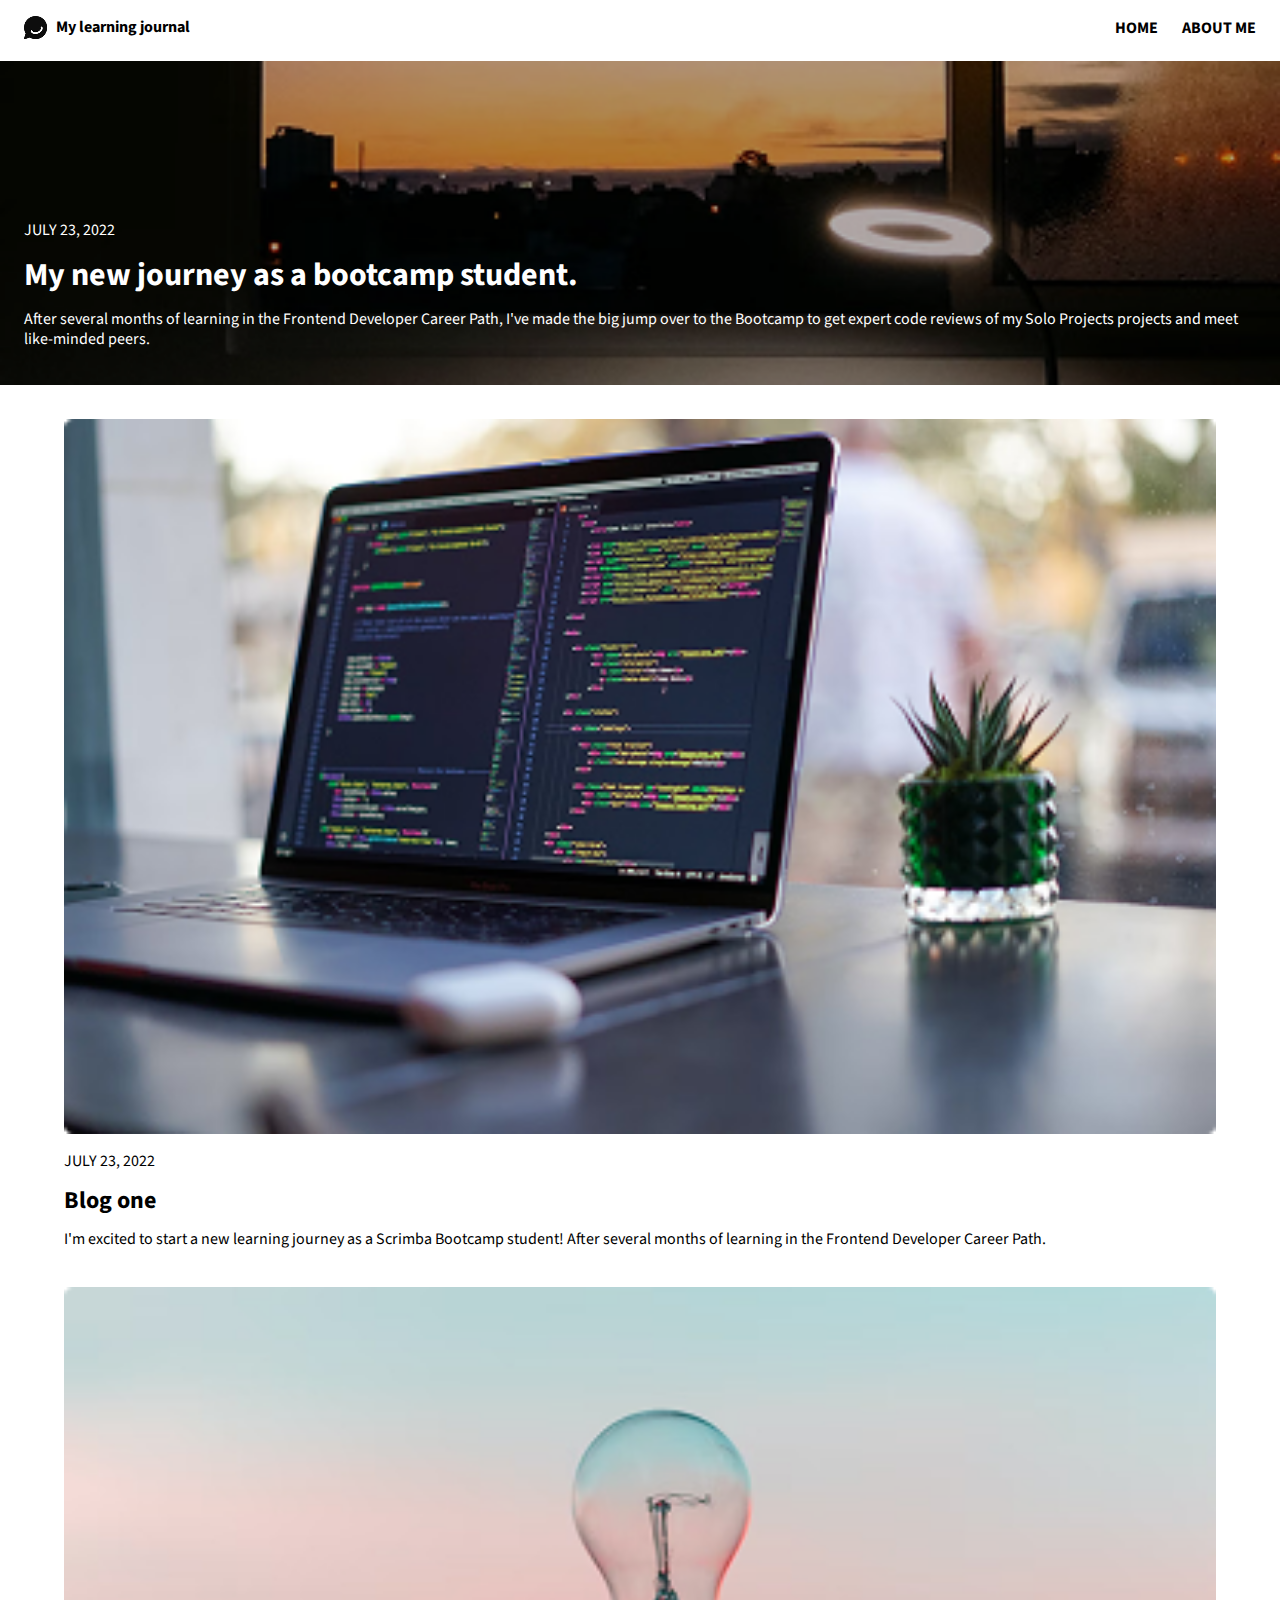
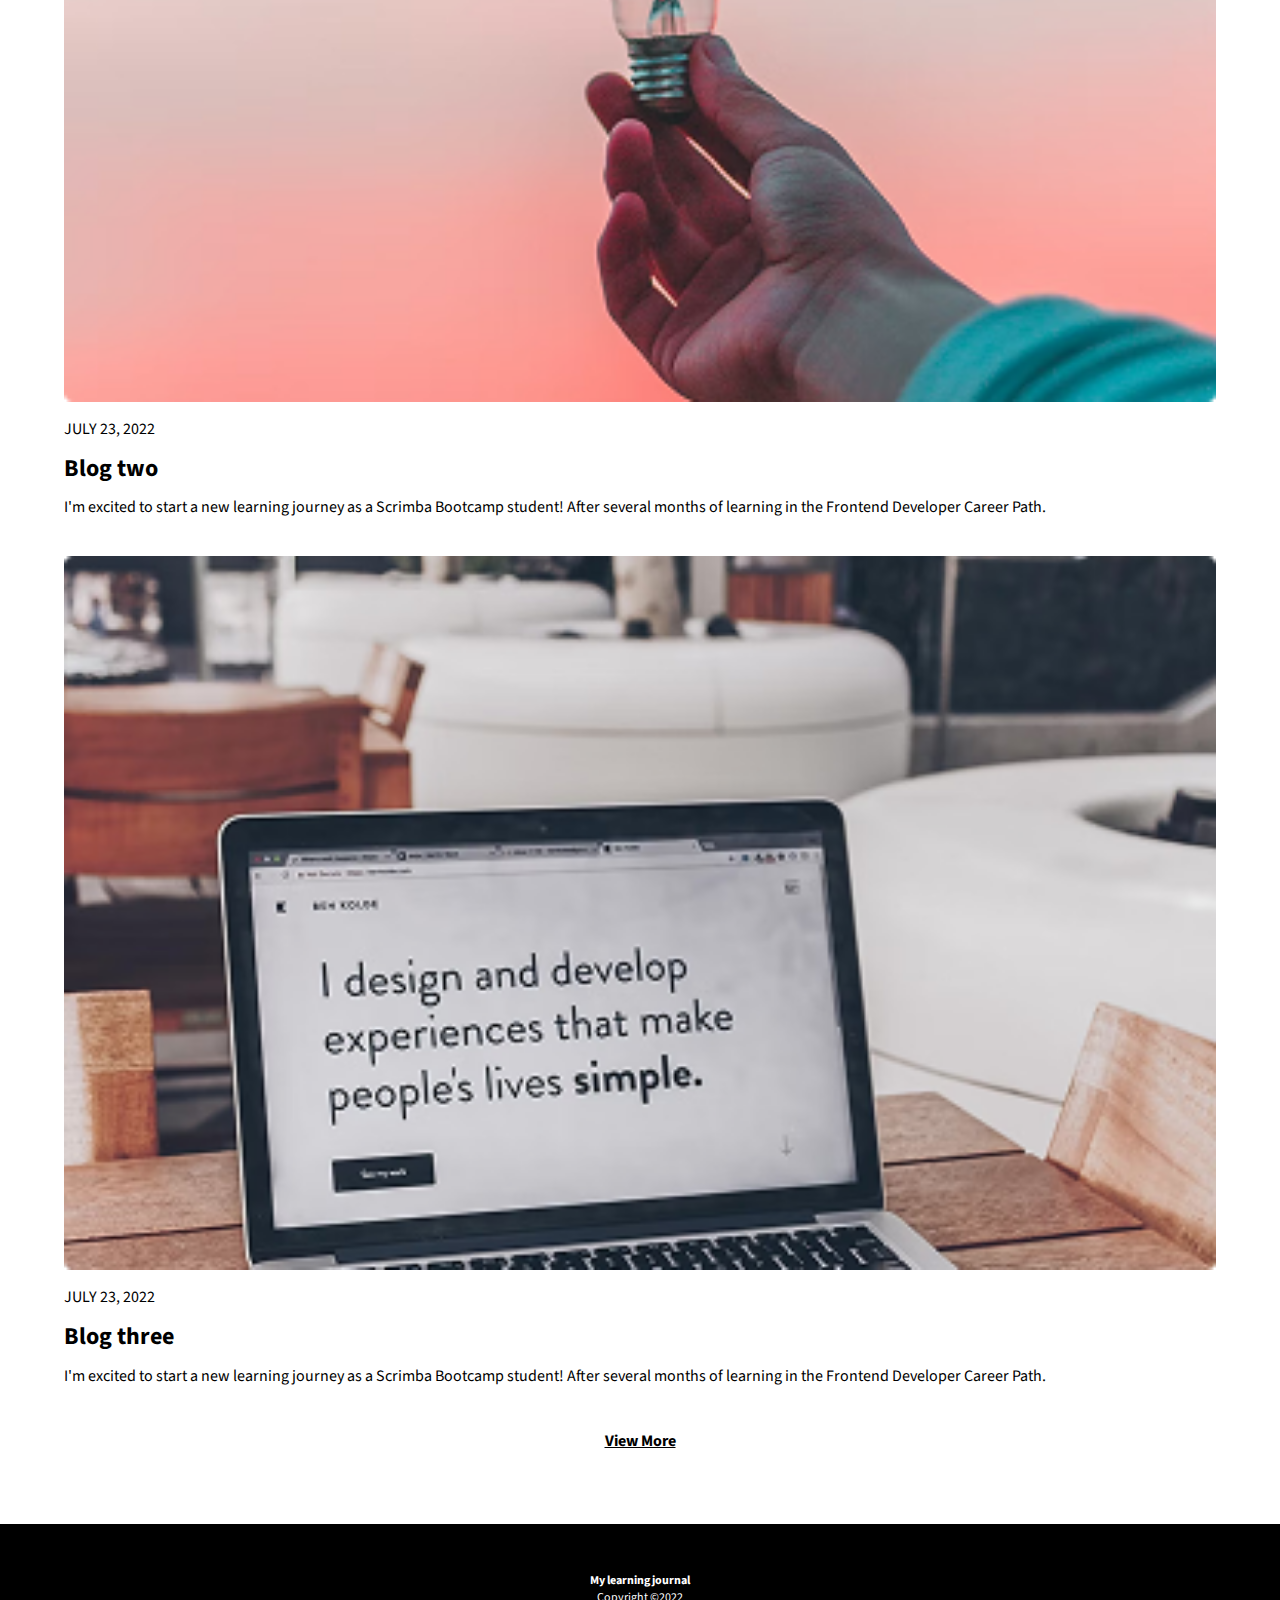
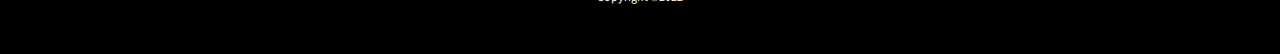
<file: index.html>
<!DOCTYPE html>
<html>
    <head>
        <title>My learning journal</title>
        <link href="style.css" rel="stylesheet">
        <meta name="viewport" content="width=device-width, initial-scale=1" />
        <link rel="preconnect" href="https://fonts.googleapis.com">
        <link rel="preconnect" href="https://fonts.gstatic.com" crossorigin>
        <link href="https://fonts.googleapis.com/css2?family=Roboto:ital,wght@0,100..900;1,100..900&family=Source+Sans+3:ital,wght@0,200..900;1,200..900&display=swap" rel="stylesheet">
    </head>
    <body>
        <header>
            <div class="logo-section">
                <img src="img/logo.png" class="logo">
                <p>My learning journal</p>
            </div>
            <div class="menu">
                <p><a href="index.html">HOME</a></p>
                <p><a href=aboutMe.html>ABOUT ME</a></p>
            </div>
        </header>
        <main>
            <div class="grid-container">
                <div class="grid-item hero-article">
                    <div class="article-text hero-content">
                        <p>JULY 23, 2022</p>
                        <h1><a href="headerArticle.html">My new journey as a bootcamp student.</a></h1>
                        <p class="content">
                            After several months of learning in the Frontend Developer Career Path, I've made the big jump over to the Bootcamp to get expert code reviews of my Solo Projects projects and meet like-minded peers.
                        </p>
                    </div>
                </div>
                <div class="grid-item">
                    <img src="img/article1.png" class="article-img">
                    <div class="article-text">
                        <p>JULY 23, 2022</p>
                        <h2>Blog one</h2>
                        <p class="content">
                            I'm excited to start a new learning journey as a Scrimba Bootcamp student! After several months of learning in the Frontend Developer Career Path.
                        </p>
                    </div>
                </div>
                <div class="grid-item">
                    <img src="img/article2.png" class="article-img">
                    <div class="article-text">
                        <p>JULY 23, 2022</p>
                        <h2>Blog two</h2>
                        <p class="content">
                            I'm excited to start a new learning journey as a Scrimba Bootcamp student! After several months of learning in the Frontend Developer Career Path.
                        </p>
                    </div>
                </div>
                <div class="grid-item">
                    <img src="img/article3.png" class="article-img">
                    <div class="article-text">
                        <p>JULY 23, 2022</p>
                        <h2>Blog three</h2>
                        <p class="content">
                            I'm excited to start a new learning journey as a Scrimba Bootcamp student! After several months of learning in the Frontend Developer Career Path.
                        </p>
                    </div>
                </div>
                <p class="view-more">View More</p>
            </div>
        </main>
        <footer>
            <p><strong>My learning journal</strong></p>
            <p>Copyright ©2022</p>
        </footer>
    </body>
</html>
</file>
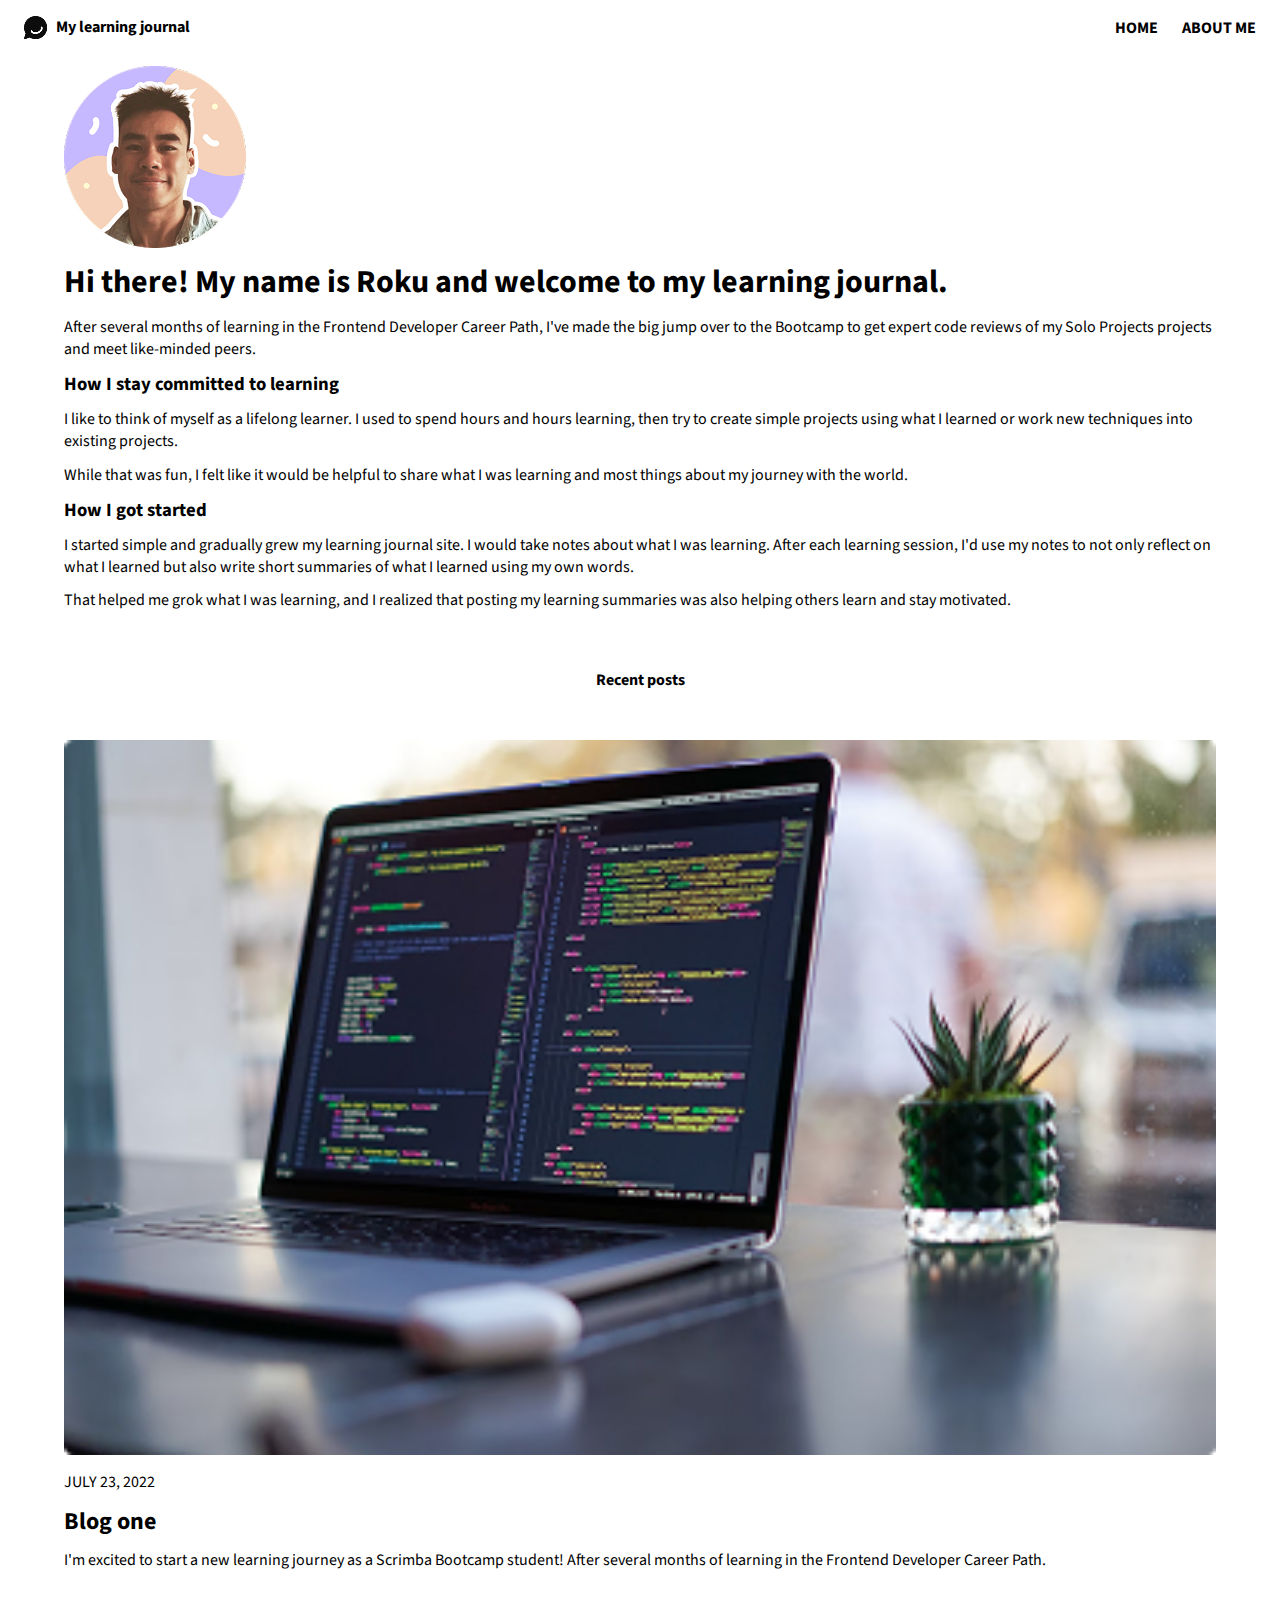
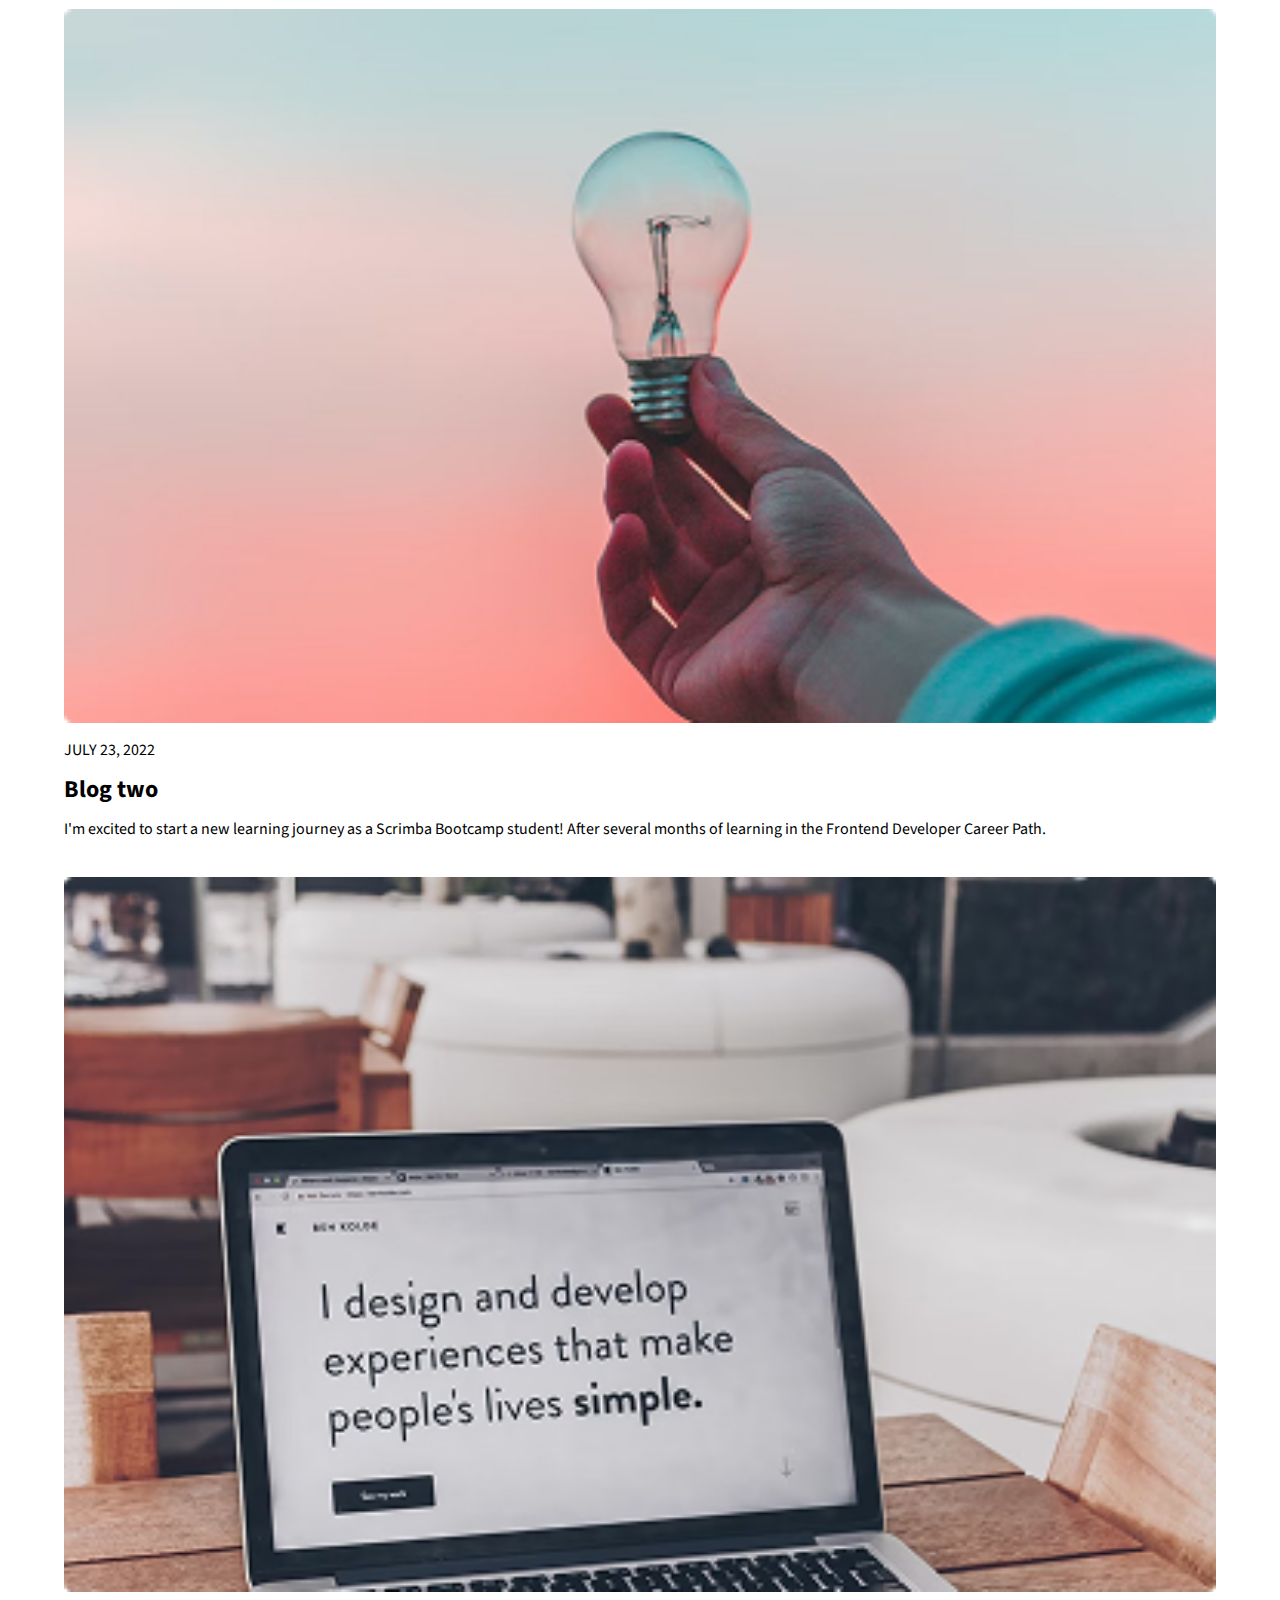
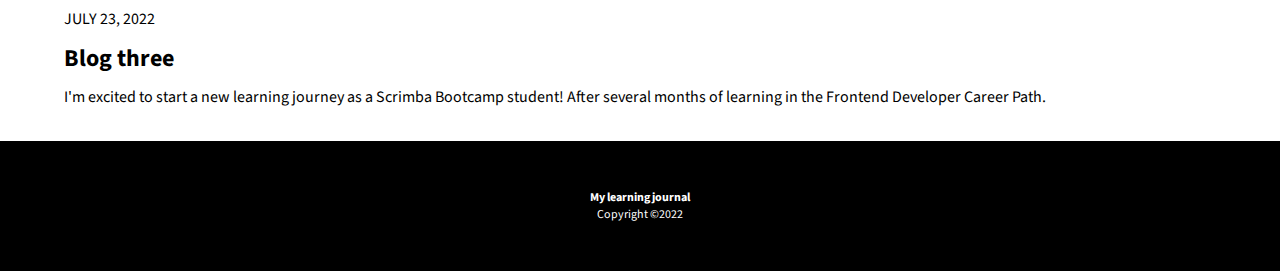
<file: aboutMe.html>
<!DOCTYPE html>
<html>
    <head>
        <title>My learning journal</title>
        <link href="style.css" rel="stylesheet">
        <meta name="viewport" content="width=device-width, initial-scale=1" />
        <link rel="preconnect" href="https://fonts.googleapis.com">
        <link rel="preconnect" href="https://fonts.gstatic.com" crossorigin>
        <link href="https://fonts.googleapis.com/css2?family=Roboto:ital,wght@0,100..900;1,100..900&family=Source+Sans+3:ital,wght@0,200..900;1,200..900&display=swap" rel="stylesheet">
    </head>
    <body>
        <header>
            <div class="logo-section">
                <img src="img/logo.png" class="logo">
                <p>My learning journal</p>
            </div>
            <div class="menu">
                <p><a href="index.html">HOME</a></p>
                <p><a href=aboutMe.html>ABOUT ME</a></p>
            </div>
        </header>
        <main>
            <div class="grid-container">
                <div class="grid-item">
                    <div class="article-text">
                        <img src="img/me.png" class="my-photo">
                        <h1>Hi there! My name is Roku and welcome to my learning journal.</h1>
                        <p>
                            After several months of learning in the Frontend Developer Career Path, I've made the big jump over to the Bootcamp to get expert code reviews of my Solo Projects projects and meet like-minded peers.
                        </p>
                        <h3>How I stay committed to learning</h3>
                        <p>
                        I like to think of myself as a lifelong learner. I used to spend hours and hours learning, then try to create simple projects using what I learned or work new techniques into existing projects. 
                        </p>
                        <p>
                            While that was fun, I felt like it would be helpful to share what I was learning and most things about my journey with the world.
                        </p>
                        <h3>How I got started</h3>
                        <p>
                            I started simple and gradually grew my learning journal site. I would take notes about what I was learning. After each learning session, I'd use my notes to not only reflect on what I learned but also write short summaries of what I learned using my own words.
                        </p>
                        <p>
                            That helped me grok what I was learning, and I realized that posting my learning summaries was also helping others learn and stay motivated.
                        </p>
                    </div>
                </div>
            </div>
            <p class="recent-posts">Recent posts</p>
             <div class="grid-container">
                <div class="grid-item">
                    <img src="img/article1.png" class="article-img">
                    <div class="article-text">
                        <p>JULY 23, 2022</p>
                        <h2>Blog one</h2>
                        <p class="content">
                            I'm excited to start a new learning journey as a Scrimba Bootcamp student! After several months of learning in the Frontend Developer Career Path.
                        </p>
                    </div>
                </div>
                <div class="grid-item">
                    <img src="img/article2.png" class="article-img">
                    <div class="article-text">
                        <p>JULY 23, 2022</p>
                        <h2>Blog two</h2>
                        <p class="content">
                            I'm excited to start a new learning journey as a Scrimba Bootcamp student! After several months of learning in the Frontend Developer Career Path.
                        </p>
                    </div>
                </div>
                <div class="grid-item">
                    <img src="img/article3.png" class="article-img">
                    <div class="article-text">
                        <p>JULY 23, 2022</p>
                        <h2>Blog three</h2>
                        <p class="content">
                            I'm excited to start a new learning journey as a Scrimba Bootcamp student! After several months of learning in the Frontend Developer Career Path.
                        </p>
                    </div>
                </div>
             </div>
        </main>
        <footer>
            <p><strong>My learning journal</strong></p>
            <p>Copyright ©2022</p>
        </footer>
    </body>
</html>
</file>
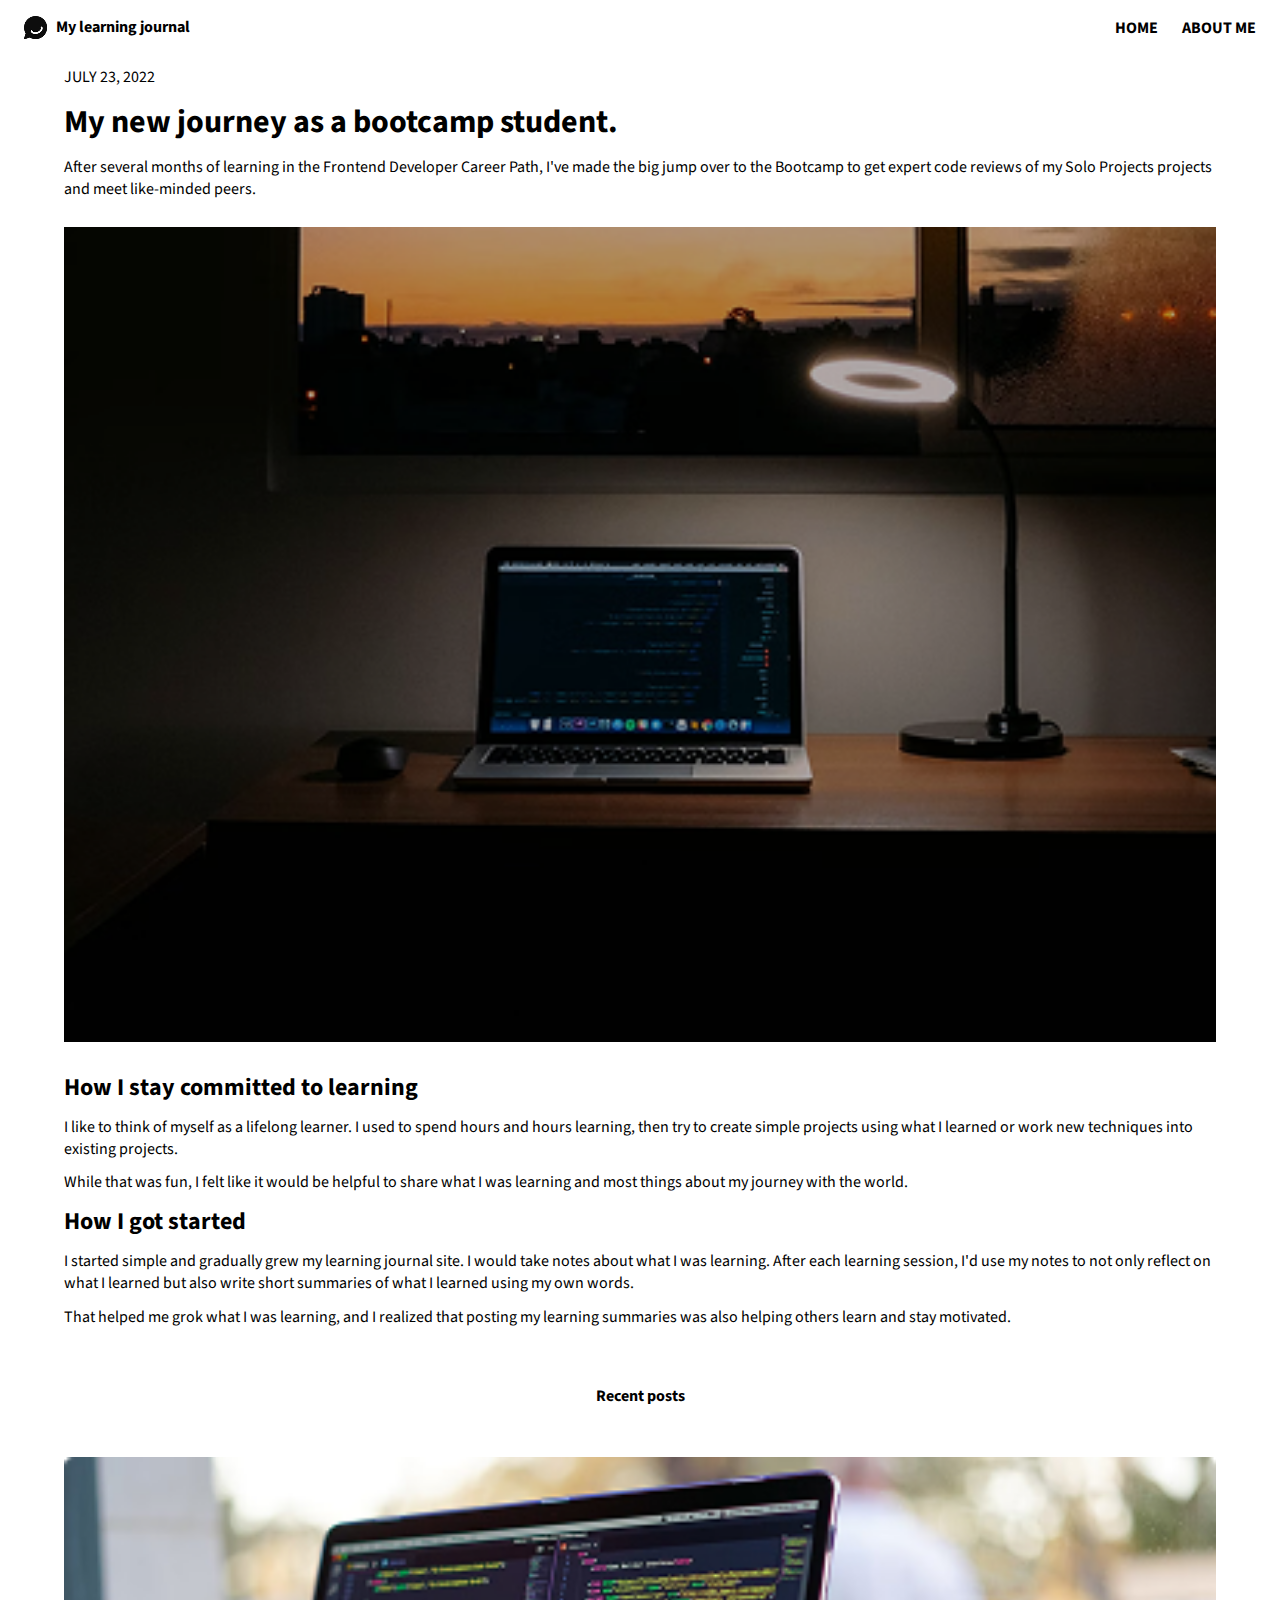
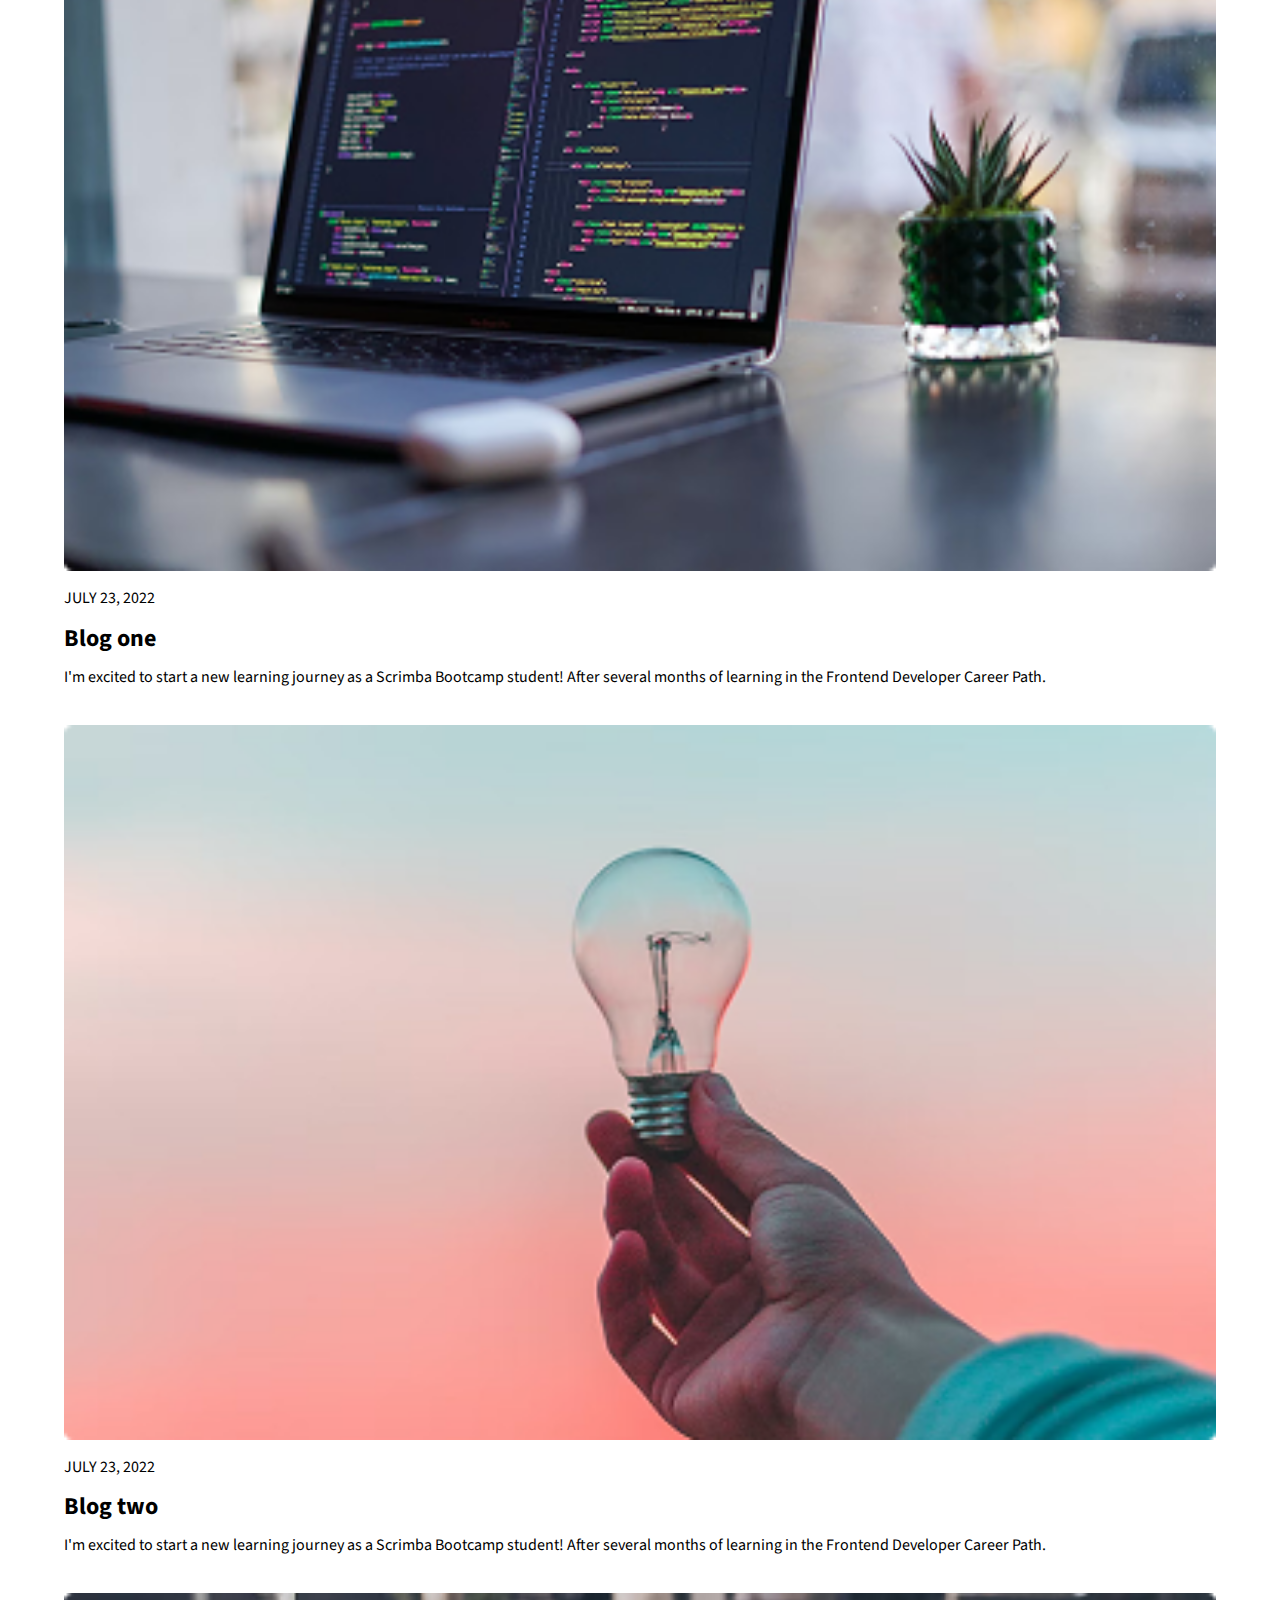
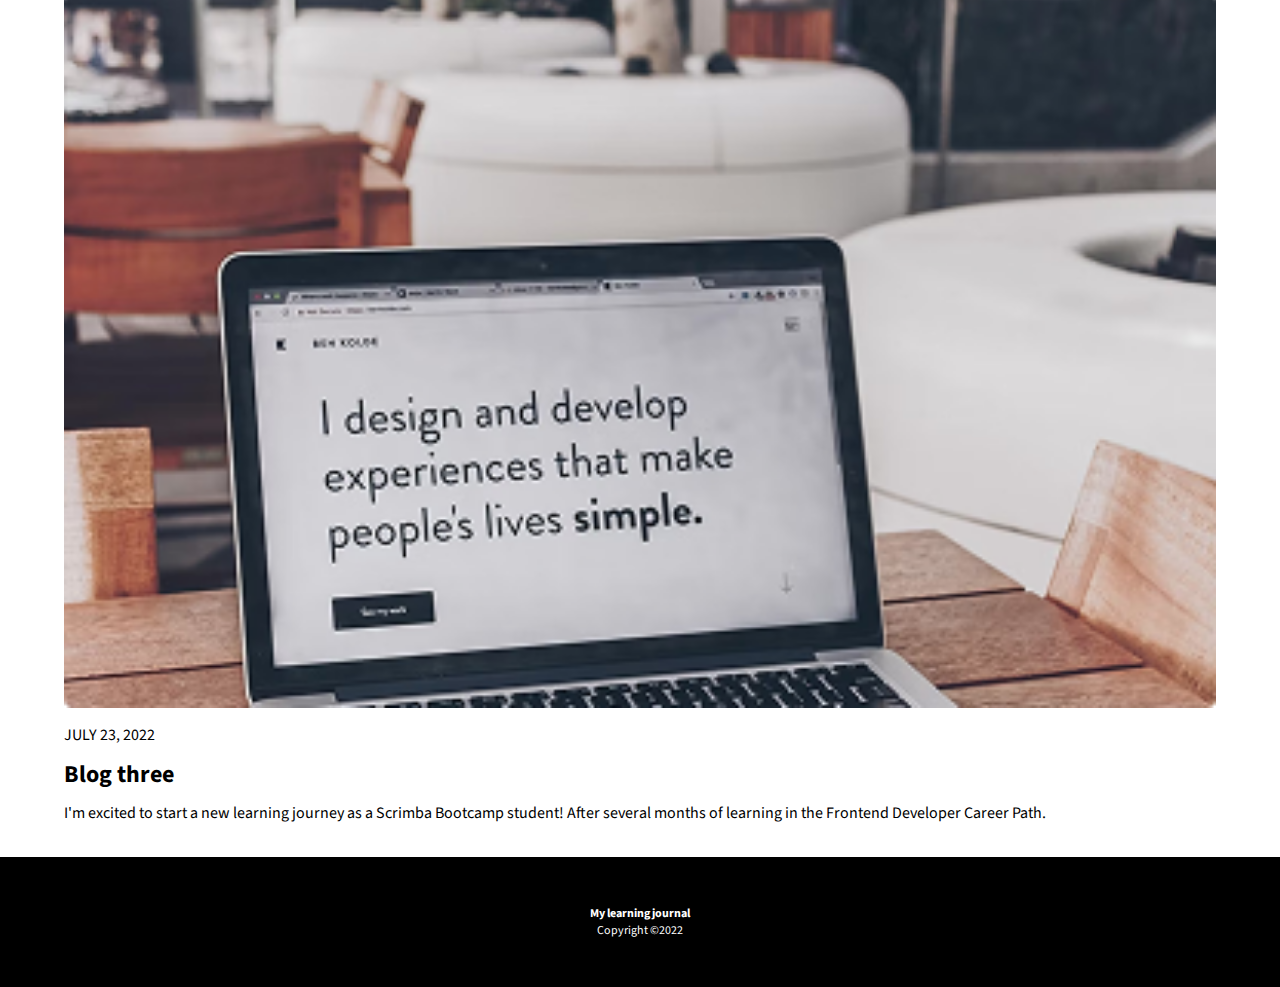
<file: headerArticle.html>
<!DOCTYPE html>
<html>
    <head>
        <title>My learning journal</title>
        <link href="style.css" rel="stylesheet">
        <meta name="viewport" content="width=device-width, initial-scale=1" />
        <link rel="preconnect" href="https://fonts.googleapis.com">
        <link rel="preconnect" href="https://fonts.gstatic.com" crossorigin>
        <link href="https://fonts.googleapis.com/css2?family=Roboto:ital,wght@0,100..900;1,100..900&family=Source+Sans+3:ital,wght@0,200..900;1,200..900&display=swap" rel="stylesheet">
    </head>
    <body>
        <header>
            <div class="logo-section">
                <img src="img/logo.png" class="logo">
                <p>My learning journal</p>
            </div>
            <div class="menu">
                <p><a href="index.html">HOME</a></p>
                <p><a href=aboutMe.html>ABOUT ME</a></p>
            </div>
        </header>
        <main>
             <div class="grid-container">
                <div class="grid-item">
                    <div class="article-text">
                        <p>JULY 23, 2022</p>
                        <h1>My new journey as a bootcamp student.</h1>
                        <p>
                            After several months of learning in the Frontend Developer Career Path, I've made the big jump over to the Bootcamp to get expert code reviews of my Solo Projects projects and meet like-minded peers.
                        </p>
                        <img src="img/header-article.png" class="article-img">
                        <h2>How I stay committed to learning</h2>
                        <p>
                        I like to think of myself as a lifelong learner. I used to spend hours and hours learning, then try to create simple projects using what I learned or work new techniques into existing projects. 
                        </p>
                        <p>
                            While that was fun, I felt like it would be helpful to share what I was learning and most things about my journey with the world.
                        </p>
                        <h2>How I got started</h2>
                        <p>
                            I started simple and gradually grew my learning journal site. I would take notes about what I was learning. After each learning session, I'd use my notes to not only reflect on what I learned but also write short summaries of what I learned using my own words.
                        </p>
                        <p>
                            That helped me grok what I was learning, and I realized that posting my learning summaries was also helping others learn and stay motivated.
                        </p>
                    </div>
                </div>
             </div>
             <p class="recent-posts">Recent posts</p>
             <div class="grid-container">
                <div class="grid-item">
                    <img src="img/article1.png" class="article-img">
                    <div class="article-text">
                        <p>JULY 23, 2022</p>
                        <h2>Blog one</h2>
                        <p class="content">
                            I'm excited to start a new learning journey as a Scrimba Bootcamp student! After several months of learning in the Frontend Developer Career Path.
                        </p>
                    </div>
                </div>
                <div class="grid-item">
                    <img src="img/article2.png" class="article-img">
                    <div class="article-text">
                        <p>JULY 23, 2022</p>
                        <h2>Blog two</h2>
                        <p class="content">
                            I'm excited to start a new learning journey as a Scrimba Bootcamp student! After several months of learning in the Frontend Developer Career Path.
                        </p>
                    </div>
                </div>
                <div class="grid-item">
                    <img src="img/article3.png" class="article-img">
                    <div class="article-text">
                        <p>JULY 23, 2022</p>
                        <h2>Blog three</h2>
                        <p class="content">
                            I'm excited to start a new learning journey as a Scrimba Bootcamp student! After several months of learning in the Frontend Developer Career Path.
                        </p>
                    </div>
                </div>
             </div>
        </main>
        <footer>
            <p><strong>My learning journal</strong></p>
            <p>Copyright ©2022</p>
        </footer>
    </body>
</html>
</file>
<file: style.css>
/* DEFAULT SETTINGS*/

* {
    margin: 0;
    font-family: "Source Sans 3", sans-serif;
}

/*HEADER SECTION*/

header, .logo-section, .menu {
    display: flex;
}

header {
    padding:1em 1.5em;
    justify-content: space-between;
    align-items: center;
}

.logo-section {
    gap: .5em;
    font-family: "Roboto", sans-serif;
    font-weight: bold;
}

.menu {
    gap: 1.5em;
    font-weight: bold;
}

/*MAIN*/

.grid-container {
    margin-bottom: 1.5em;
    display: grid;
    grid-template-columns: 1fr;
    gap: .2em;
}

.grid-item{
    margin: .3em auto;
    padding: .3em 0;
    width: 90%;
}

.hero-article{
    width: 100%;
    background-image: url(img/header-article.png);
    background-size: cover;
    color: white;
    height: 35vh;
}

.hero-content {
    margin: 0 1.5em;
    justify-content: flex-end;
    height: 90%;
}

.article-img {
    display: block;
    width: 100%;
    margin: 1em auto;
}

.article-text, .hero-content {
    display: flex;
    flex-direction: column;
    gap: .7em;
}

.content {
    line-height: 1.25;
}

.view-more {
    margin: 2em 0 3em;
    text-align: center;
    text-decoration: underline;
    font-weight: bold;
    cursor: pointer;
}

/*FOOTER*/

footer {
    padding: 4em 0;
    font-size: 0.75rem;
    text-align: center;
    background-color: black;
    color: white;
}

/*LINKS*/

a {
    text-decoration: none;
    color: black;
}

h1 a{
    color: white;
}

.recent-posts {
    margin: 3em 0 1.5em;
    text-align: center;
    font-weight: bold;
}

/*ABOUT ME*/

.my-photo {
    width: 182px;
    height: 182px;
}
</file>
